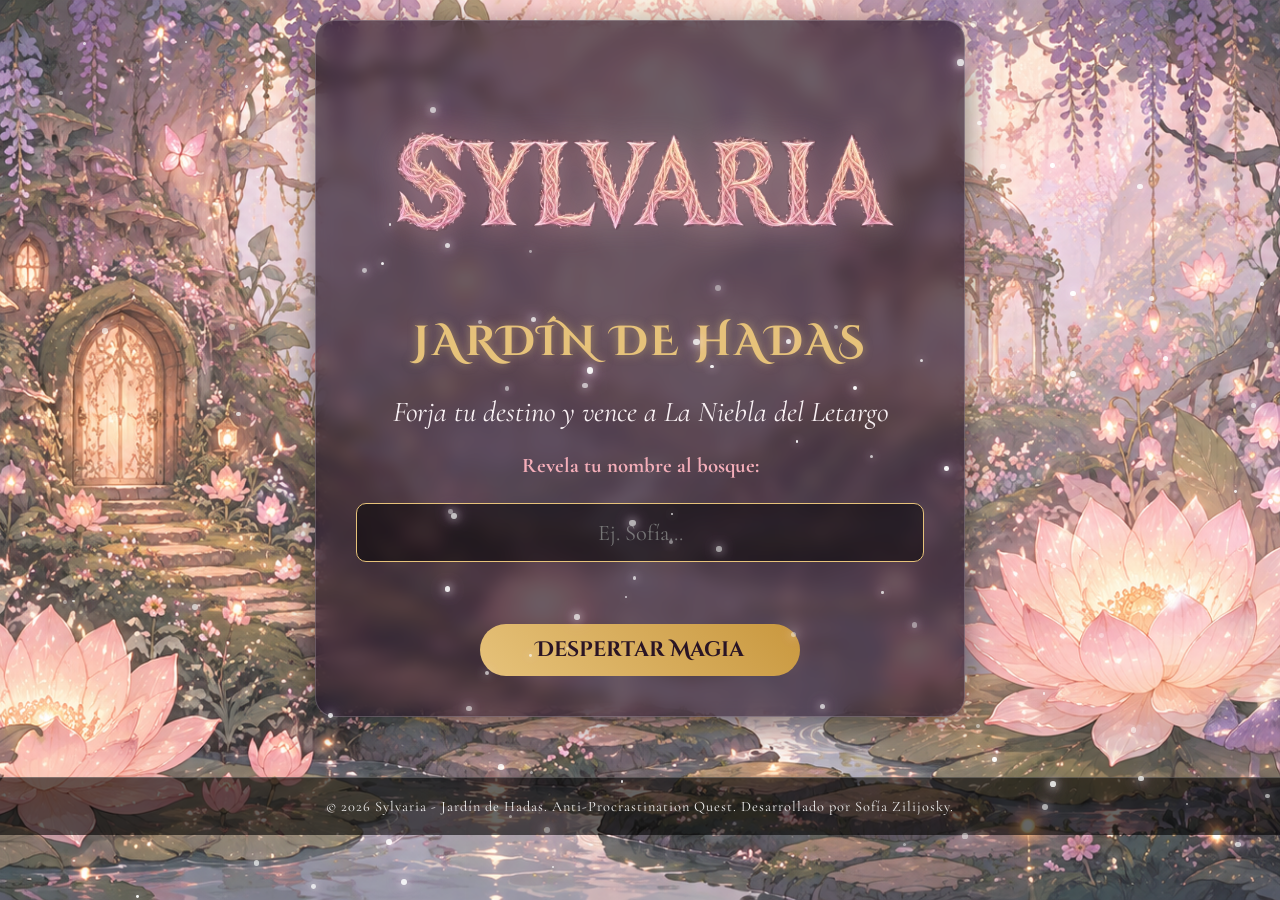
<file: index.html>
<!DOCTYPE html>
<html lang="es">
<head>
    <meta charset="UTF-8">
    <meta name="viewport" content="width=device-width, initial-scale=1.0">
    <title>Sylvaria - Jardín de Hadas</title>
    <link rel="icon" type="image/png" href="./assets/img/favicon.png">
    <link rel="stylesheet" href="./assets/css/style.css">
    <link href="https://fonts.googleapis.com/css2?family=Cinzel+Decorative:wght@400;700&family=Cormorant+Garamond:ital,wght@0,400;0,700;1,400&display=swap" rel="stylesheet">
    <script src="./assets/js/main.js" defer></script>
</head>
<body class="tema-jardin">
    <div id="contenedor-polvo-hadas"></div>

    <main class="portal-ingreso">
        <section class="panel-cristal" id="paso-nombre" style="max-width: 650px; width: 100%; margin: 0 auto; text-align: center;">
            
            <div class="logo-flotante-imagen" style="margin-bottom: 1rem; width: 100%;">
                <img src="./assets/img/logo-sylvaria.png" alt="Sylvaria Logo Fae" style="width: 100%; height: auto; filter: drop-shadow(0 0 15px rgba(244, 174, 185, 0.4));">
            </div>

            <h2 class="titulo-fae" style="font-size: 2.6rem; margin-top: -10px; margin-bottom: 1.5rem; letter-spacing: 3px;">JARDÍN DE HADAS</h2>
            
            <p class="subtitulo">Forja tu destino y vence a La Niebla del Letargo</p>
            
            <form id="form-bienvenida" class="formulario-fae" style="display: flex; flex-direction: column; gap: 20px;">
                <div class="grupo-input">
                    <label for="nombre-jugador" style="font-size: 1.3rem; font-weight: bold; color: var(--color-rosa-magico); display: block; margin-bottom: 10px;">Revela tu nombre al bosque:</label>
                    <input type="text" id="nombre-jugador" placeholder="Ej. Sofía..." required style="width: 100%; padding: 15px; background: rgba(0,0,0,0.5); color: white; border: 1px solid var(--color-oro-fae); border-radius: 10px; font-size: 1.4rem; text-align: center; outline: none;">
                </div>
                <button type="submit" class="btn-magico" 
                        onmouseover="playSFX('crystals')" 
                        onclick="playSFX('crystals')"
                        style="width: 100%; max-width: 320px; margin: 10px auto 0 auto; display: block;">Despertar Magia</button>
            </form>
        </section>

        <section class="panel-cristal" id="paso-personaje" style="display: none; max-width: 900px;">
            <h2 class="titulo-fae">Elige tu Linaje</h2>
            <p class="subtitulo">¿Qué forma tomará tu espíritu?</p>
            
            <div class="grid-reinos">
                <div class="tarjeta-personaje" data-personaje="hada" onclick="playSFX('chimes')">
                    <img src="./assets/img/hada-nivel3.png" alt="Hada">
                    <h3>Hada del Loto</h3>
                </div>
                <div class="tarjeta-personaje" data-personaje="guerrero" onclick="playSFX('chimes')">
                    <img src="./assets/img/guerrero-nivel3.png" alt="Guerrero Fae">
                    <h3>Guerrero Fae</h3>
                </div>
                <div class="tarjeta-personaje" data-personaje="orco" onclick="playSFX('chimes')">
                    <img src="./assets/img/orco-nivel3.png" alt="Orco">
                    <h3>Orco Bestial</h3>
                </div>
                <div class="tarjeta-personaje" data-personaje="hechicera" onclick="playSFX('chimes')">
                    <img src="./assets/img/hechicera-nivel3.png" alt="Hechicera">
                    <h3>Hechicera Arcana</h3>
                </div>
            </div>
        </section>

        <section class="panel-cristal" id="paso-reino" style="display: none; max-width: 1000px;">
            <h2 class="titulo-fae">Elige tu Reino</h2>
            <p class="subtitulo">¿Dónde forjarás tu leyenda?</p>
            
            <div class="grid-reinos">
                <div class="tarjeta-reino" data-tema="tema-jardin" onclick="playSFX('chimes')">
                    <img src="./assets/img/fondo-juego.png" alt="Jardín">
                    <h3>Jardín de Loto</h3>
                </div>
                <div class="tarjeta-reino" data-tema="tema-bosque" onclick="playSFX('chimes')">
                    <img src="./assets/img/fondo-bosque.png" alt="Bosque">
                    <h3>Bosque Oscuro</h3>
                </div>
                <div class="tarjeta-reino" data-tema="tema-castillo" onclick="playSFX('chimes')">
                    <img src="./assets/img/fondo-castillo.png" alt="Castillo">
                    <h3>Castillo Fae</h3>
                </div>
                <div class="tarjeta-reino" data-tema="tema-armeria" onclick="playSFX('chimes')">
                    <img src="./assets/img/fondo-armeria.png" alt="Armería">
                    <h3>Salón de Armas</h3>
                </div>
                <div class="tarjeta-reino" data-tema="tema-fuerte-orco" onclick="playSFX('chimes')">
                    <img src="./assets/img/fondo-fuerte-orco.png" alt="Fuerte Orco">
                    <h3>Fuerte Volcánico</h3>
                </div>
                <div class="tarjeta-reino" data-tema="tema-caverna-mistica" onclick="playSFX('chimes')">
                    <img src="./assets/img/fondo-caverna-mistica.png" alt="Caverna">
                    <h3>Caverna Mística</h3>
                </div>
            </div>
        </section>
    </main>

    <footer>
        <p>&copy; 2026 Sylvaria - Jardín de Hadas. Anti-Procrastination Quest. Desarrollado por Sofía Zilijosky.</p>
    </footer>

</body>
</html>
</file>
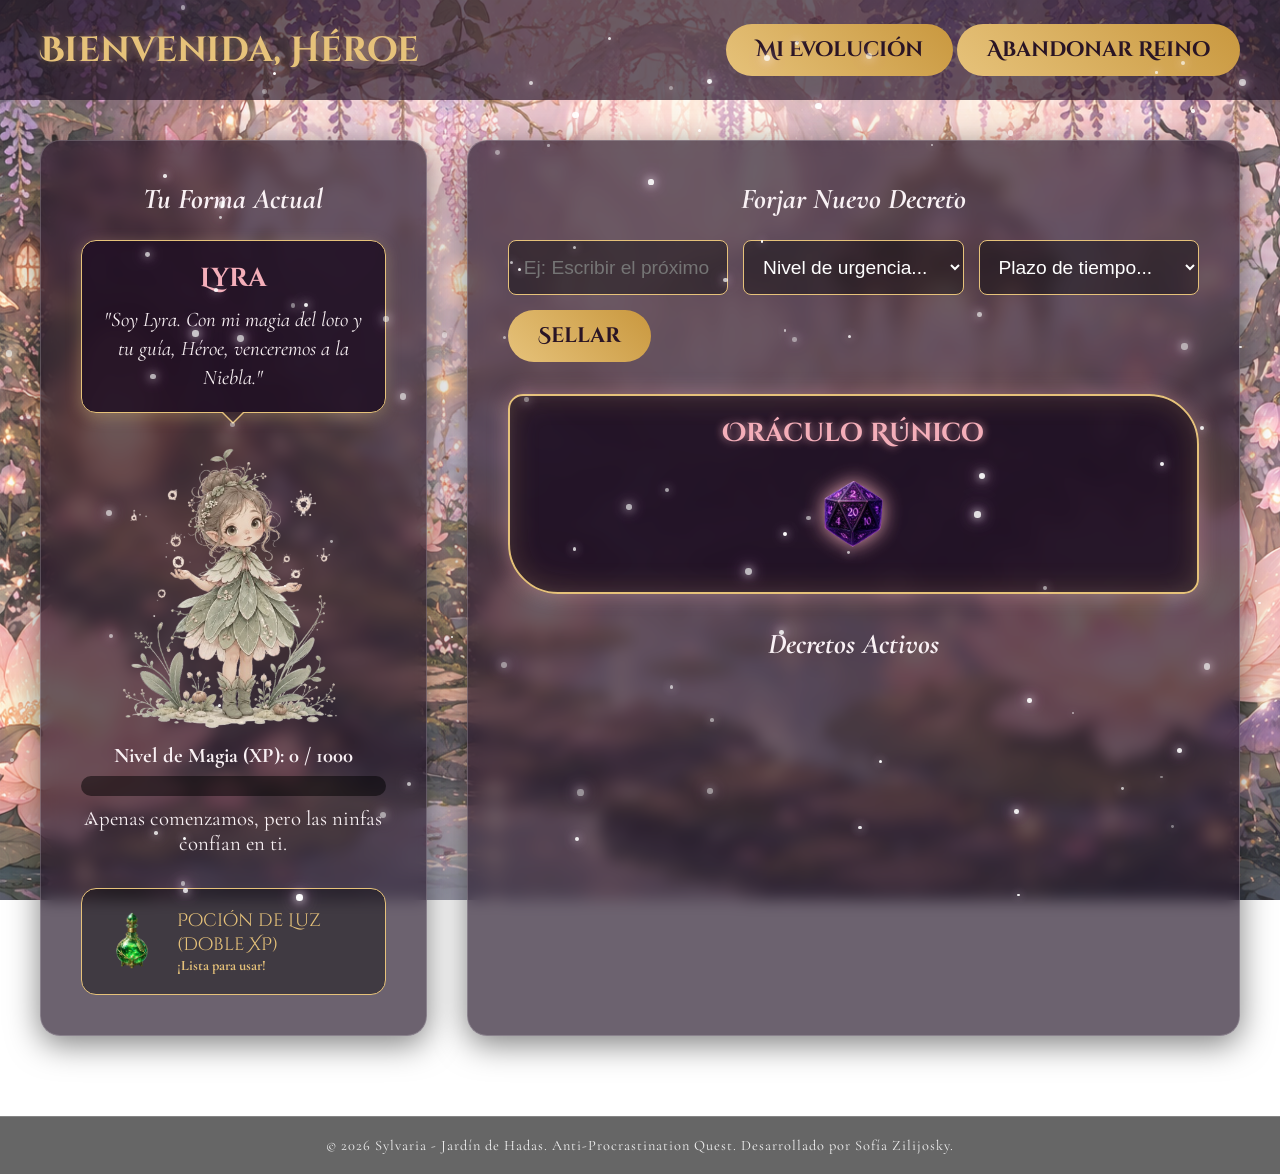
<file: pages/invernadero.html>
<!DOCTYPE html>
<html lang="es">
<head>
    <meta charset="UTF-8">
    <meta name="viewport" content="width=device-width, initial-scale=1.0">
    <title>Invernadero - Sylvaria</title>
    <link rel="icon" type="image/png" href="../assets/img/favicon.png">
    <link rel="stylesheet" href="../assets/css/style.css">
    <link href="https://fonts.googleapis.com/css2?family=Cinzel+Decorative:wght@400;700&family=Cormorant+Garamond:ital,wght@0,400;0,700;1,400&display=swap" rel="stylesheet">
    <script src="../assets/js/main.js" defer></script>
</head>
<body class="tema-jardin">
    <div id="contenedor-polvo-hadas"></div>

    <header class="header-magico">
        <h1 class="titulo-fae" id="saludo-jugador">Bienvenida</h1>
        <nav>
            <a href="perfil.html" class="btn-magico btn-chico" onmouseover="playSFX('crystals')" onclick="playSFX('crystals')">Mi Evolución</a>
            <button id="btn-salir" class="btn-magico btn-chico" onmouseover="playSFX('crystals')" onclick="playSFX('crystals')">Abandonar Reino</button>
        </nav>
    </header>

    <main class="contenedor-grid">
        <aside class="panel-hada panel-cristal">
            <h2 class="subtitulo">Tu Forma Actual</h2>
            
            <div id="globo-dialogo" class="globo-magico">
                <p id="texto-dialogo">...</p>
            </div>

            <img id="imagen-hada" src="../assets/img/hada-nivel1.png" alt="Avatar" class="hada-animada">
            
            <div class="barra-xp-contenedor">
                <p>Nivel de Magia (XP): <span id="contador-xp">0</span> / 1000</p>
                <div class="barra-fondo">
                    <div id="barra-progreso" class="barra-llena"></div>
                </div>
            </div>
            <p id="mensaje-estado" class="mensaje-magico">Las ninfas confían en ti...</p>
            
            <div class="pocion-magica">
                <div style="display: flex; align-items: center; justify-content: center; gap: 15px;">
                    <img id="imagen-pocion" src="../assets/img/pocion.png" alt="Poción" style="cursor: pointer; width: 60px;">
                    <div style="text-align: left;">
                        <p id="texto-pocion" style="margin: 0; font-size: 1.1rem;">Poción de Luz (Doble XP)</p>
                        <span id="contador-pocion" style="display: block; font-weight: bold; color: var(--color-oro-fae); font-size: 0.9rem;"></span>
                    </div>
                </div>
            </div>
        </aside>

        <section class="panel-misiones panel-cristal">
            <h2 class="subtitulo">Forjar Nuevo Decreto</h2>
            <form id="form-misiones" class="formulario-fae form-horizontal">
                <input type="text" id="titulo-mision" placeholder="Ej: Escribir el próximo capítulo..." required>
                <select id="prioridad-mision" required>
                    <option value="" disabled selected>Nivel de urgencia...</option>
                    <option value="alta">Decreto Mayor (Alta)</option>
                    <option value="media">Petición Silfa (Media)</option>
                    <option value="baja">Capricho de Ninfa (Baja)</option>
                </select>
                <select id="tiempo-mision" required>
                    <option value="" disabled selected>Plazo de tiempo...</option>
                    <option value="1">1 día (Ciclo corto)</option>
                    <option value="3">3 días (Ciclo medio)</option>
                    <option value="7">7 días (Ciclo largo)</option>
                </select>
                <button type="submit" class="btn-magico" onmouseover="playSFX('crystals')" onclick="playSFX('crystals')">Sellar</button>
            </form>
            
            <div id="contenedor-oraculo" class="oraculo-magico">
                <p style="color: var(--color-rosa-magico); font-family: var(--fuente-titulos); margin-bottom: 5px; font-size: 1.2rem;">Oráculo Rúnico</p>
                <img id="dado-oraculo" src="../assets/img/dado.png" alt="Dado Rúnico" title="Lanza el dado">
            </div>

            <h3 class="subtitulo mt-2">Decretos Activos</h3>
            <div id="contenedor-tarjetas" class="grid-tarjetas"></div>
        </section>

        <div id="pergamino-modal" class="oculto">
            <div class="pergamino-contenido">
                <h3 style="color: #4a2c40; font-family: var(--fuente-titulos); font-size: 2rem;">El Destino ha Hablado</h3>
                <p style="color: #2a1525; font-style: italic; margin-top: 10px;">Las runas dictan que debes cumplir esta misión primero:</p>
                <p id="texto-destino" style="color: #6a1b9a; font-size: 1.5rem; font-weight: bold; margin: 20px 0;">...</p>
                <button id="btn-cerrar-pergamino" class="btn-magico btn-chico" onclick="playSFX('arcane')" style="background: #2a1525; color: var(--color-oro-fae); border: 1px solid var(--color-oro-fae);">Aceptar mi Destino</button>
            </div>
        </div>
    </main>

    <footer>
        <p>&copy; 2026 Sylvaria - Jardín de Hadas. Anti-Procrastination Quest. Desarrollado por Sofía Zilijosky.</p>
    </footer>

</body>
</html>
</file>
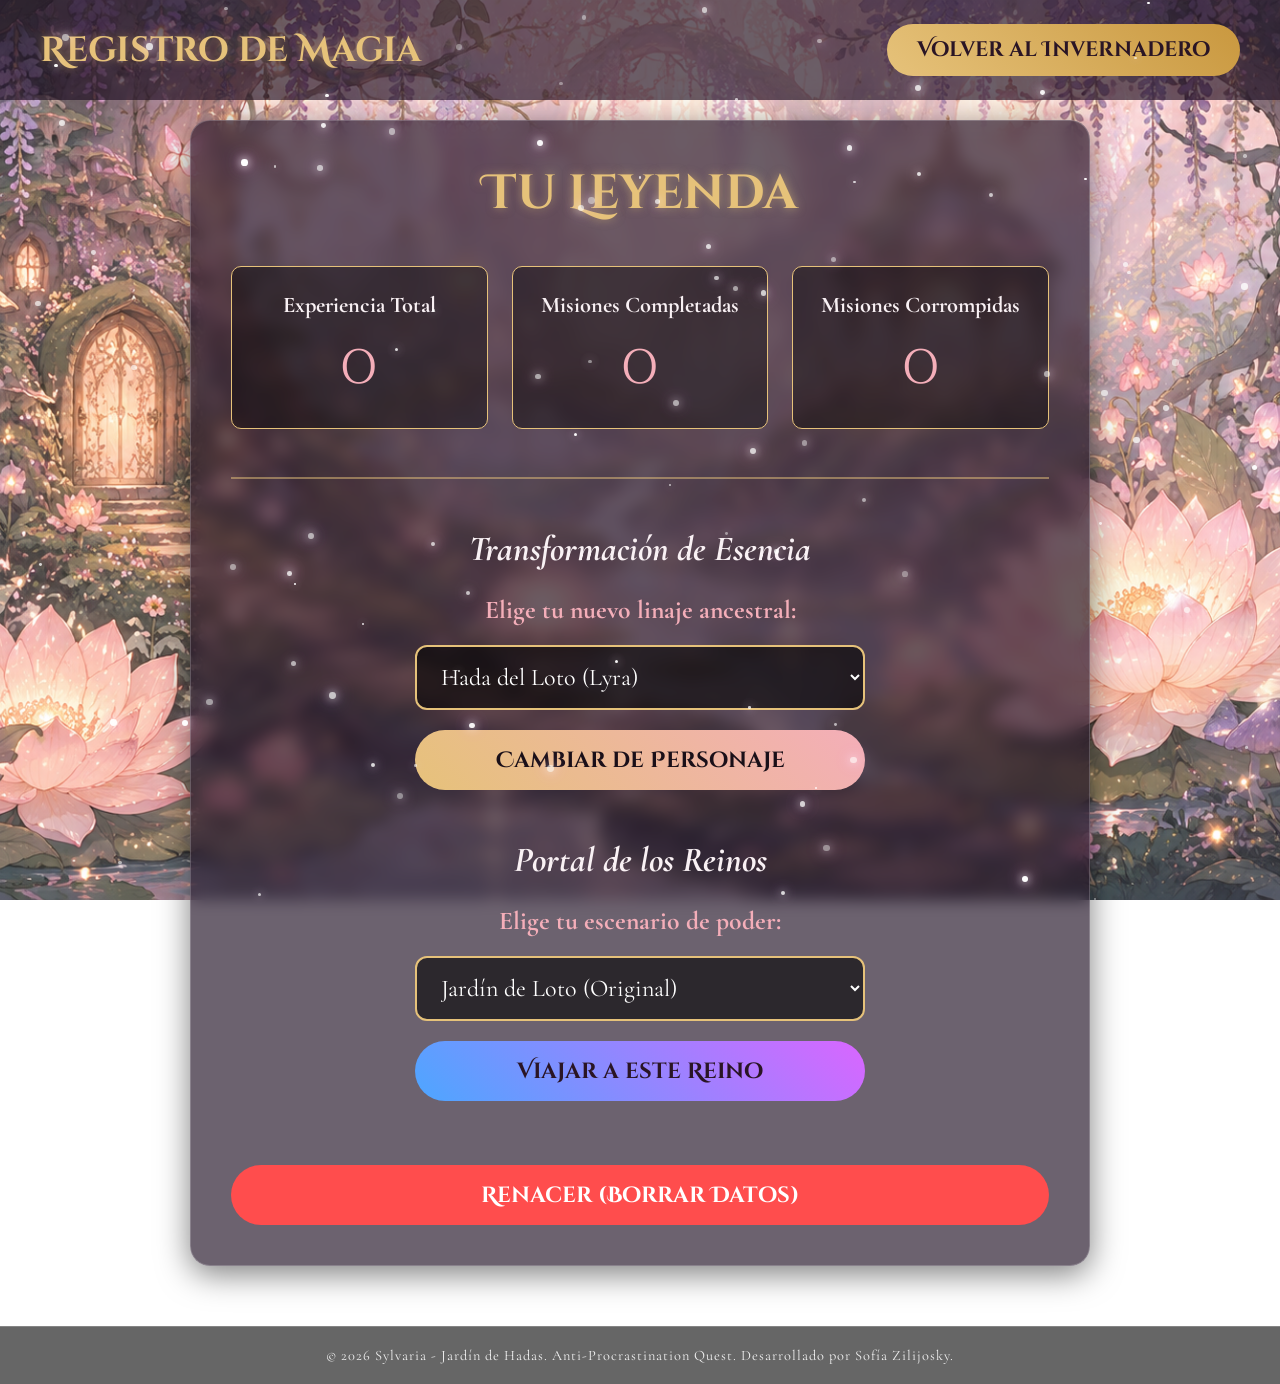
<file: pages/perfil.html>
<!DOCTYPE html>
<html lang="es">
<head>
    <meta charset="UTF-8">
    <meta name="viewport" content="width=device-width, initial-scale=1.0">
    <title>Evolución - Sylvaria</title>
    <link rel="icon" type="image/png" href="../assets/img/favicon.png">
    <link rel="stylesheet" href="../assets/css/style.css">
    <link href="https://fonts.googleapis.com/css2?family=Cinzel+Decorative:wght@400;700&family=Cormorant+Garamond:ital,wght@0,400;0,700;1,400&display=swap" rel="stylesheet">
    <script src="../assets/js/main.js" defer></script>
</head>
<body class="tema-jardin">
    <div id="contenedor-polvo-hadas"></div>

    <header class="header-magico">
        <h1 class="titulo-fae">Registro de Magia</h1>
        <nav>
            <a href="invernadero.html" class="btn-magico btn-chico" onmouseover="playSFX('crystals')" onclick="playSFX('crystals')">Volver al Invernadero</a>
        </nav>
    </header>

    <main class="portal-ingreso">
        <section class="panel-cristal" id="estadisticas-perfil" style="max-width: 900px; width: 100%;">
            <h2 class="titulo-fae">Tu Leyenda</h2>
            <div class="stats-grid">
                <div class="stat-box">
                    <h3>Experiencia Total</h3>
                    <p id="perfil-xp" class="stat-numero">0</p>
                </div>
                <div class="stat-box">
                    <h3>Misiones Completadas</h3>
                    <p id="perfil-completadas" class="stat-numero">0</p>
                </div>
                <div class="stat-box">
                    <h3>Misiones Corrompidas</h3>
                    <p id="perfil-corrompidas" class="stat-numero">0</p>
                </div>
            </div>

            <hr style="border: 0; border-top: 2px solid var(--color-oro-fae); margin: 3rem 0; opacity: 0.5;">

            <h3 class="subtitulo" style="font-size: 2.2rem;">Transformación de Esencia</h3>
            <form id="form-personaje" class="formulario-fae" style="display: flex; flex-direction: column; gap: 20px; align-items: center; margin-bottom: 3rem;">
                <label for="selector-personaje" style="color: var(--color-rosa-magico); font-size: 1.6rem; font-weight: bold; text-align: center;">Elige tu nuevo linaje ancestral:</label>
                
                <select id="selector-personaje" required style="padding: 15px 20px; background: rgba(0,0,0,0.6); color: white; border: 2px solid var(--color-oro-fae); border-radius: 12px; font-family: var(--fuente-textos); font-size: 1.5rem; width: 100%; max-width: 450px; cursor: pointer;">
                    <option value="hada">Hada del Loto (Lyra)</option>
                    <option value="guerrero">Guerrero Fae (Kael)</option>
                    <option value="orco">Orco Bestial (Grom)</option>
                    <option value="hechicera">Hechicera Arcana (Elara)</option>
                </select>
                
                <button type="submit" class="btn-magico" onmouseover="playSFX('crystals')" onclick="playSFX('crystals')" style="background: linear-gradient(45deg, var(--color-oro-fae), var(--color-rosa-magico)); color: #1a0f18; padding: 15px 40px; font-size: 1.4rem; width: 100%; max-width: 450px;">Cambiar de Personaje</button>
            </form>

            <h3 class="subtitulo" style="font-size: 2.2rem;">Portal de los Reinos</h3>
            <form id="form-fondos" class="formulario-fae" style="display: flex; flex-direction: column; gap: 20px; align-items: center; margin-bottom: 3rem;">
                <label for="selector-fondo" style="color: var(--color-rosa-magico); font-size: 1.6rem; font-weight: bold; text-align: center;">Elige tu escenario de poder:</label>
                
                <select id="selector-fondo" required style="padding: 15px 20px; background: rgba(0,0,0,0.6); color: white; border: 2px solid var(--color-oro-fae); border-radius: 12px; font-family: var(--fuente-textos); font-size: 1.5rem; width: 100%; max-width: 450px; cursor: pointer;">
                    <option value="tema-jardin">Jardín de Loto (Original)</option>
                    <option value="tema-bosque">Bosque Oscuro</option>
                    <option value="tema-castillo">Castillo Fae</option>
                    <option value="tema-armeria">Salón de Armas Fae</option>
                    <option value="tema-fuerte-orco">Fuerte Volcánico</option>
                    <option value="tema-caverna-mistica">Caverna Mística</option>
                </select>
                
                <button type="submit" class="btn-magico" onmouseover="playSFX('crystals')" onclick="playSFX('crystals')" style="background: linear-gradient(45deg, #4da6ff, #d966ff); padding: 15px 40px; font-size: 1.4rem; width: 100%; max-width: 450px;">Viajar a este Reino</button>
            </form>

            <button id="btn-reiniciar" class="btn-magico" onmouseover="playSFX('crystals')" onclick="playSFX('crystals')" style="background: #ff4d4d; color: white; width: 100%; padding: 15px; font-size: 1.4rem; margin-top: 1rem;">Renacer (Borrar Datos)</button>
        </section>
    </main>

    <footer>
        <p>&copy; 2026 Sylvaria - Jardín de Hadas. Anti-Procrastination Quest. Desarrollado por Sofía Zilijosky.</p>
    </footer>

</body>
</html>
</file>
<file: assets/css/style.css>
/* =========================================
   SYLVARIA: JARDÍN DE HADAS - HOJA DE ESTILOS
   ========================================= */

:root {
    --color-texto: #f9f1f4;
    --color-oro-fae: #e6c27a;
    --color-rosa-magico: #f4aeb9;
    --color-cristal: rgba(30, 15, 35, 0.65);
    --fuente-titulos: 'Cinzel Decorative', cursive;
    --fuente-textos: 'Cormorant Garamond', serif;
}

* { margin: 0; padding: 0; box-sizing: border-box; }

body {
    font-family: var(--fuente-textos);
    color: var(--color-texto);
    background-size: cover;
    background-position: center;
    background-repeat: no-repeat;
    background-attachment: fixed;
    min-height: 100vh;
    position: relative;
    overflow-x: hidden;
    transition: background-image 0.5s ease-in-out; 
    font-size: 1.2rem; 
}

/* --- TEMAS DE FONDO GLOBAL --- */
.tema-jardin { background-image: url('../img/fondo-juego.png') !important; }
.tema-bosque { background-image: url('../img/fondo-bosque.png') !important; }
.tema-castillo { background-image: url('../img/fondo-castillo.png') !important; }
.tema-armeria { background-image: url('../img/fondo-armeria.png') !important; }
.tema-fuerte-orco { background-image: url('../img/fondo-fuerte-orco.png') !important; }
.tema-caverna-mistica { background-image: url('../img/fondo-caverna-mistica.png') !important; }

/* --- COMPONENTES GLOBALES --- */
.mt-2 { margin-top: 2rem; }

.panel-cristal {
    background: var(--color-cristal);
    backdrop-filter: blur(8px);
    -webkit-backdrop-filter: blur(8px);
    border: 1px solid rgba(255, 255, 255, 0.2);
    border-radius: 20px;
    padding: 2.5rem; 
    box-shadow: 0 8px 32px 0 rgba(0, 0, 0, 0.5);
}

.titulo-fae {
    font-family: var(--fuente-titulos);
    color: var(--color-oro-fae);
    text-shadow: 0 0 10px rgba(230, 194, 122, 0.5);
    text-align: center;
    font-size: 3rem; 
}

.subtitulo { 
    font-size: 1.8rem; 
    font-style: italic; 
    text-align: center; 
    margin-bottom: 1.5rem;
}

.btn-magico {
    font-family: var(--fuente-titulos);
    font-size: 1.3rem; 
    font-weight: bold;
    padding: 12px 30px;
    background: linear-gradient(45deg, var(--color-oro-fae), #c9983f);
    color: #2a1525;
    border: none;
    border-radius: 30px;
    cursor: pointer;
    transition: all 0.3s ease;
    text-decoration: none;
    display: inline-block;
}
.btn-magico:hover { transform: scale(1.05); box-shadow: 0 0 15px var(--color-oro-fae); }

/* --- POLVO DE HADAS --- */
#contenedor-polvo-hadas {
    position: fixed; top: 0; left: 0; width: 100%; height: 100%;
    pointer-events: none; z-index: 1;
}
.particula-polvo {
    position: absolute; background-color: white; border-radius: 50%;
    box-shadow: 0 0 8px 2px var(--color-rosa-magico);
    animation: caer linear infinite;
}
@keyframes caer {
    0% { transform: translateY(-10px); opacity: 0; }
    10% { opacity: 1; }
    100% { transform: translateY(100vh); opacity: 0; }
}

/* --- PORTAL DE INGRESO --- */
.portal-ingreso { display: flex; justify-content: center; align-items: center; min-height: 80vh; position: relative; z-index: 10; padding: 20px;}
.grupo-input { display: flex; flex-direction: column; gap: 15px; margin-bottom: 2rem; }
.grupo-input input {
    padding: 15px; 
    font-family: var(--fuente-textos); 
    font-size: 1.5rem; 
    border: none; border-bottom: 2px solid var(--color-oro-fae);
    background: rgba(0, 0, 0, 0.3); color: white; text-align: center; outline: none;
}

/* --- TARJETAS DE SELECCIÓN DE REINO EN EL PORTAL --- */
.grid-reinos {
    display: flex;
    gap: 25px; 
    margin-top: 25px;
    justify-content: center;
    flex-wrap: wrap;
    max-height: 65vh; 
    overflow-y: auto;
    padding: 15px;
}

.tarjeta-reino {
    border: 2px solid var(--color-oro-fae);
    border-radius: 15px;
    padding: 15px;
    background: rgba(0,0,0,0.5);
    cursor: pointer;
    transition: all 0.3s ease;
    text-align: center;
    width: 260px; 
}

.tarjeta-reino img {
    width: 100%;
    height: 150px; 
    object-fit: cover;
    border-radius: 10px;
    margin-bottom: 15px;
}

.tarjeta-reino h3 {
    font-family: var(--fuente-titulos);
    color: var(--color-rosa-magico);
    font-size: 1.4rem; 
}

.tarjeta-reino:hover {
    transform: translateY(-10px);
    box-shadow: 0 0 25px var(--color-oro-fae);
    border-color: #fff;
}

/* --- TARJETAS DE PERSONAJE --- */
.tarjeta-personaje {
    border: 2px solid var(--color-oro-fae);
    border-radius: 15px;
    padding: 15px;
    background: rgba(0,0,0,0.5);
    cursor: pointer;
    transition: all 0.3s ease;
    text-align: center;
    width: 260px; 
}

.tarjeta-personaje img {
    width: 100%;
    height: 220px; 
    object-fit: contain;
    border-radius: 10px;
    margin-bottom: 15px;
}

.tarjeta-personaje h3 {
    font-family: var(--fuente-titulos);
    color: var(--color-rosa-magico);
    font-size: 1.4rem; 
}

.tarjeta-personaje:hover {
    transform: translateY(-10px);
    box-shadow: 0 0 25px var(--color-oro-fae);
    border-color: #fff;
}

/* --- INVERNADERO (TABLERO PRINCIPAL) --- */
.header-magico {
    display: flex; justify-content: space-between; align-items: center;
    padding: 1.5rem 2.5rem; background: var(--color-cristal); position: relative; z-index: 10;
}

.header-magico h1 {
    font-size: 2.2rem;
}

.contenedor-grid {
    display: grid; grid-template-columns: 1fr 2fr; gap: 2.5rem; padding: 2.5rem;
    max-width: 1400px; 
    margin: 0 auto; position: relative; z-index: 10;
}

.hada-animada { 
    width: 100%; 
    max-width: 320px; 
    display: block; 
    margin: 0 auto; 
    animation: flotar 4s ease-in-out infinite; 
    transition: filter 0.5s ease, transform 0.5s ease, opacity 0.5s ease;
}
@keyframes flotar { 0%, 100% { transform: translateY(0); } 50% { transform: translateY(-15px); } }

.barra-xp-contenedor p {
    font-size: 1.3rem; 
    font-weight: bold;
    text-align: center;
}

.mensaje-magico {
    text-align: center;
    font-size: 1.3rem;
    margin-top: 10px;
}

.barra-fondo { width: 100%; height: 20px; background: rgba(0,0,0,0.5); border-radius: 10px; margin-top: 8px; }
.barra-llena { height: 100%; background: linear-gradient(90deg, var(--color-rosa-magico), var(--color-oro-fae)); width: 0%; transition: width 0.5s; border-radius: 10px; }

/* --- GLOBO DE DIÁLOGO MÁGICO --- */
.globo-magico {
    background: rgba(30, 15, 35, 0.85);
    border: 1px solid var(--color-oro-fae);
    border-radius: 15px;
    padding: 20px; 
    margin-bottom: 25px;
    position: relative;
    box-shadow: 0 4px 15px rgba(230, 194, 122, 0.3);
    text-align: center;
    font-style: italic;
    color: var(--color-texto);
    font-size: 1.3rem; 
    line-height: 1.4;
    animation: flotar-globo 4s ease-in-out infinite;
}

.globo-magico::after {
    content: ''; position: absolute; bottom: -10px; left: 50%; transform: translateX(-50%);
    border-width: 10px 10px 0; border-style: solid; border-color: rgba(30, 15, 35, 0.85) transparent transparent transparent;
}

.globo-magico::before {
    content: ''; position: absolute; bottom: -12px; left: 50%; transform: translateX(-50%);
    border-width: 11px 11px 0; border-style: solid; border-color: var(--color-oro-fae) transparent transparent transparent; z-index: -1;
}

.nombre-avatar {
    color: var(--color-rosa-magico);
    font-family: var(--fuente-titulos);
    font-weight: bold;
    font-size: 1.6rem; 
    display: block;
    margin-bottom: 8px;
    font-style: normal;
}

@keyframes flotar-globo {
    0%, 100% { transform: translateY(0); }
    50% { transform: translateY(-5px); }
}

/* --- POCIÓN MÁGICA (FRASCO) --- */
.pocion-magica {
    text-align: center;
    margin-top: 2rem;
    padding: 20px; 
    border-radius: 15px;
    background: rgba(0,0,0,0.4);
    border: 1px solid var(--color-oro-fae);
    transition: all 0.3s ease;
}

#imagen-pocion {
    width: 100px; 
    cursor: pointer;
    transition: transform 0.3s ease, filter 0.3s ease;
}

.pocion-disponible #imagen-pocion { filter: drop-shadow(0 0 15px #5cd65c); }
.pocion-disponible #imagen-pocion:hover { transform: scale(1.1) rotate(5deg); }
.pocion-activa { border-color: #5cd65c; box-shadow: 0 0 20px rgba(92, 214, 92, 0.4); }
.pocion-activa #imagen-pocion { filter: drop-shadow(0 0 25px #5cd65c) brightness(1.5); animation: latido-runico 1.5s infinite; }
.pocion-cooldown { border-color: #404040; }
.pocion-cooldown #imagen-pocion { filter: grayscale(100%) opacity(0.5); cursor: not-allowed; }

#texto-pocion {
    font-family: var(--fuente-titulos);
    color: var(--color-oro-fae);
    margin-top: 15px;
    font-size: 1.3rem; 
}

#temporizador-pocion {
    color: #ff4d4d;
    font-size: 1.1rem;
    font-weight: bold;
    margin-top: 5px;
}

/* --- FORMULARIOS --- */
.form-horizontal { display: flex; flex-wrap: wrap; gap: 15px; margin-bottom: 2rem; }
.form-horizontal input, .form-horizontal select {
    flex: 1; min-width: 180px; padding: 15px; background: rgba(0,0,0,0.4);
    color: white; border: 1px solid var(--color-oro-fae); border-radius: 8px;
    font-size: 1.2rem; 
}

/* =========================================
   NUEVAS TARJETAS DE MISIONES FAE (CRISTAL OSCURO)
   ========================================= */
.grid-tarjetas { 
    display: grid; 
    grid-template-columns: repeat(auto-fill, minmax(280px, 1fr)); 
    gap: 20px; 
    max-height: 55vh; 
    overflow-y: auto; 
    padding-right: 10px; 
}

.tarjeta-mision { 
    background: linear-gradient(135deg, rgba(40, 15, 50, 0.85) 0%, rgba(20, 5, 30, 0.95) 100%);
    backdrop-filter: blur(12px);
    -webkit-backdrop-filter: blur(12px);
    border: 1px solid rgba(244, 174, 185, 0.3); /* Borde rosa tenue */
    border-radius: 15px; /* Elegante y redondeado, sin puntas raras */
    padding: 20px; 
    transition: all 0.3s ease;
    box-shadow: 0 5px 15px rgba(0,0,0,0.6), inset 0 0 15px rgba(244, 174, 185, 0.1); /* Brillo interno mágico */
    position: relative;
    overflow: hidden;
}

/* Reflejo superior como si fuera de cristal */
.tarjeta-mision::before {
    content: '';
    position: absolute;
    top: 0; left: 0; width: 100%; height: 40%;
    background: linear-gradient(to bottom, rgba(255,255,255,0.05), transparent);
    pointer-events: none;
}

.tarjeta-mision:hover { 
    transform: translateY(-5px) scale(1.02); 
    box-shadow: 0 10px 25px rgba(0,0,0,0.8), inset 0 0 20px rgba(230, 194, 122, 0.2);
    border-color: var(--color-oro-fae);
}

.tarjeta-mision h4 { 
    font-family: var(--fuente-titulos); 
    color: var(--color-oro-fae) !important; /* Dorado fae */
    text-shadow: 0 0 10px rgba(230, 194, 122, 0.8); /* Letra brillante */
    margin-bottom: 10px;
    font-size: 1.5rem; 
    border-bottom: 1px solid rgba(244, 174, 185, 0.3); /* Línea divisoria fae */
    padding-bottom: 8px;
}

.tarjeta-mision p, .tarjeta-mision small { 
    color: var(--color-texto) !important; 
    font-weight: normal;
    font-size: 1.2rem;
    text-shadow: 0 0 5px rgba(0, 0, 0, 0.8);
}

/* Brillos mágicos para las prioridades (Aura brillante lateral) */
.prioridad-alta { border-left: 6px solid #ff4d4d; box-shadow: -8px 0 20px -5px #ff4d4d, inset 0 0 15px rgba(244, 174, 185, 0.1); }
.prioridad-media { border-left: 6px solid #4da6ff; box-shadow: -8px 0 20px -5px #4da6ff, inset 0 0 15px rgba(244, 174, 185, 0.1); }
.prioridad-baja { border-left: 6px solid #d966ff; box-shadow: -8px 0 20px -5px #d966ff, inset 0 0 15px rgba(244, 174, 185, 0.1); }

.mision-completada { border-color: #5cd65c !important; filter: brightness(0.8) grayscale(30%); box-shadow: 0 0 15px rgba(92, 214, 92, 0.2); }
.mision-corrompida { border-color: #404040 !important; filter: grayscale(100%) opacity(0.6); box-shadow: none; }

.btn-accion { padding: 8px 15px; border: none; border-radius: 5px; cursor: pointer; font-weight: bold; font-size: 1.1rem; margin-top: 15px; margin-right: 10px;}
.btn-check { background: #5cd65c; color: black; }
.btn-eliminar { background: #ff4d4d; color: white; }

/* --- PERFIL --- */
.stats-grid { display: grid; grid-template-columns: repeat(3, 1fr); gap: 1.5rem; margin: 2.5rem 0; }
.stat-box { background: rgba(0,0,0,0.4); padding: 1.5rem; border-radius: 10px; text-align: center; border: 1px solid var(--color-oro-fae); }
.stat-box h3 { font-size: 1.4rem; margin-bottom: 10px; }
.stat-numero { font-size: 3.5rem; color: var(--color-rosa-magico); font-family: var(--fuente-titulos); }

/* --- ORÁCULO RÚNICO (DADO Y ANIMACIÓN) --- */
.oraculo-magico {
    text-align: center;
    margin: 2rem 0;
    padding: 20px;
    background: var(--color-cristal);
    backdrop-filter: blur(5px);
    border: 2px solid var(--color-oro-fae);
    border-radius: 15px 50px 15px 50px; 
    box-shadow: 0 0 20px rgba(244, 174, 185, 0.4), inset 0 0 30px rgba(230, 194, 122, 0.2);
}

.oraculo-magico p {
    font-size: 1.6rem !important; 
    font-weight: bold;
    color: var(--color-rosa-magico) !important;
    text-shadow: 0 0 8px rgba(244, 174, 185, 0.8);
}

#dado-oraculo {
    width: 100px; 
    cursor: pointer;
    transition: transform 0.3s ease, filter 0.3s ease;
    filter: drop-shadow(0 0 10px var(--color-rosa-magico));
    margin-top: 10px;
}

#dado-oraculo:hover { transform: scale(1.1); filter: drop-shadow(0 0 25px #d966ff); }
.girando { animation: rodarDado 1s ease-in-out; }

@keyframes rodarDado {
    0% { transform: rotate(0deg) scale(1); }
    50% { transform: rotate(360deg) scale(1.4); }
    100% { transform: rotate(720deg) scale(1); }
}

/* =========================================
   EL MENSAJE DEL ORÁCULO (MODAL FAE DE CRISTAL)
   ========================================= */
#pergamino-modal {
    position: fixed; top: 0; left: 0; width: 100%; height: 100%;
    background: rgba(0, 0, 0, 0.8); display: flex; justify-content: center; align-items: center;
    z-index: 1000; backdrop-filter: blur(8px);
}
.oculto { display: none !important; }

/* Renombramos visualmente pero mantenemos la clase para no romper JS */
.pergamino-contenido {
    background: rgba(30, 15, 35, 0.95);
    backdrop-filter: blur(15px);
    -webkit-backdrop-filter: blur(15px);
    padding: 50px; 
    border-radius: 20px; 
    border: 2px solid var(--color-oro-fae);
    box-shadow: 0 0 40px rgba(244, 174, 185, 0.4), inset 0 0 30px rgba(230, 194, 122, 0.1);
    text-align: center; max-width: 600px; width: 90%;
    transform: scale(0.8); animation: aparecerPergamino 0.5s forwards ease-out;
    color: var(--color-texto);
    position: relative;
    overflow: hidden;
}

/* Reflejo cristalino del modal */
.pergamino-contenido::before {
    content: '';
    position: absolute;
    top: 0; left: 0; width: 100%; height: 30%;
    background: linear-gradient(to bottom, rgba(255,255,255,0.05), transparent);
    pointer-events: none;
}

.pergamino-contenido h3 { 
    font-size: 2.8rem !important; 
    color: var(--color-oro-fae) !important; 
    text-shadow: 0 0 15px rgba(230, 194, 122, 0.8); 
    font-family: var(--fuente-titulos);
}
.pergamino-contenido p { 
    font-size: 1.5rem !important; 
    margin-top: 15px; 
    color: var(--color-texto) !important; 
}
#texto-destino { 
    font-size: 2.2rem !important; 
    color: var(--color-rosa-magico) !important; 
    text-shadow: 0 0 15px rgba(244, 174, 185, 0.8); 
    font-family: var(--fuente-titulos);
    padding: 20px 0;
}

@keyframes aparecerPergamino { to { transform: scale(1); } }

/* --- DESTELLO Y MARCHITAMIENTO --- */
.destello-runico {
    border: 2px solid #d966ff !important;
    box-shadow: 0 0 30px #d966ff !important;
    animation: latido-runico 1.5s infinite;
}
@keyframes latido-runico { 0% { transform: scale(1); } 50% { transform: scale(1.05); } 100% { transform: scale(1); } }

.hada-marchita {
    filter: grayscale(80%) sepia(40%) hue-rotate(-30deg) !important;
    animation: none !important;
    transform: translateY(10px) !important;
    opacity: 0.7 !important;
}

/* --- FOOTER GLOBAL --- */
footer {
    text-align: center;
    padding: 20px;
    margin-top: 40px;
    background-color: rgba(0, 0, 0, 0.6);
    color: #f1f1f1;
    font-size: 0.9rem;
    letter-spacing: 1px;
    border-top: 1px solid rgba(255, 255, 255, 0.2);
}

/* --- MEDIA QUERIES --- */
@media (max-width: 768px) {
    .contenedor-grid { grid-template-columns: 1fr; }
    .header-magico { flex-direction: column; gap: 10px; text-align: center; }
    .stats-grid { grid-template-columns: 1fr; }
}
</file>
